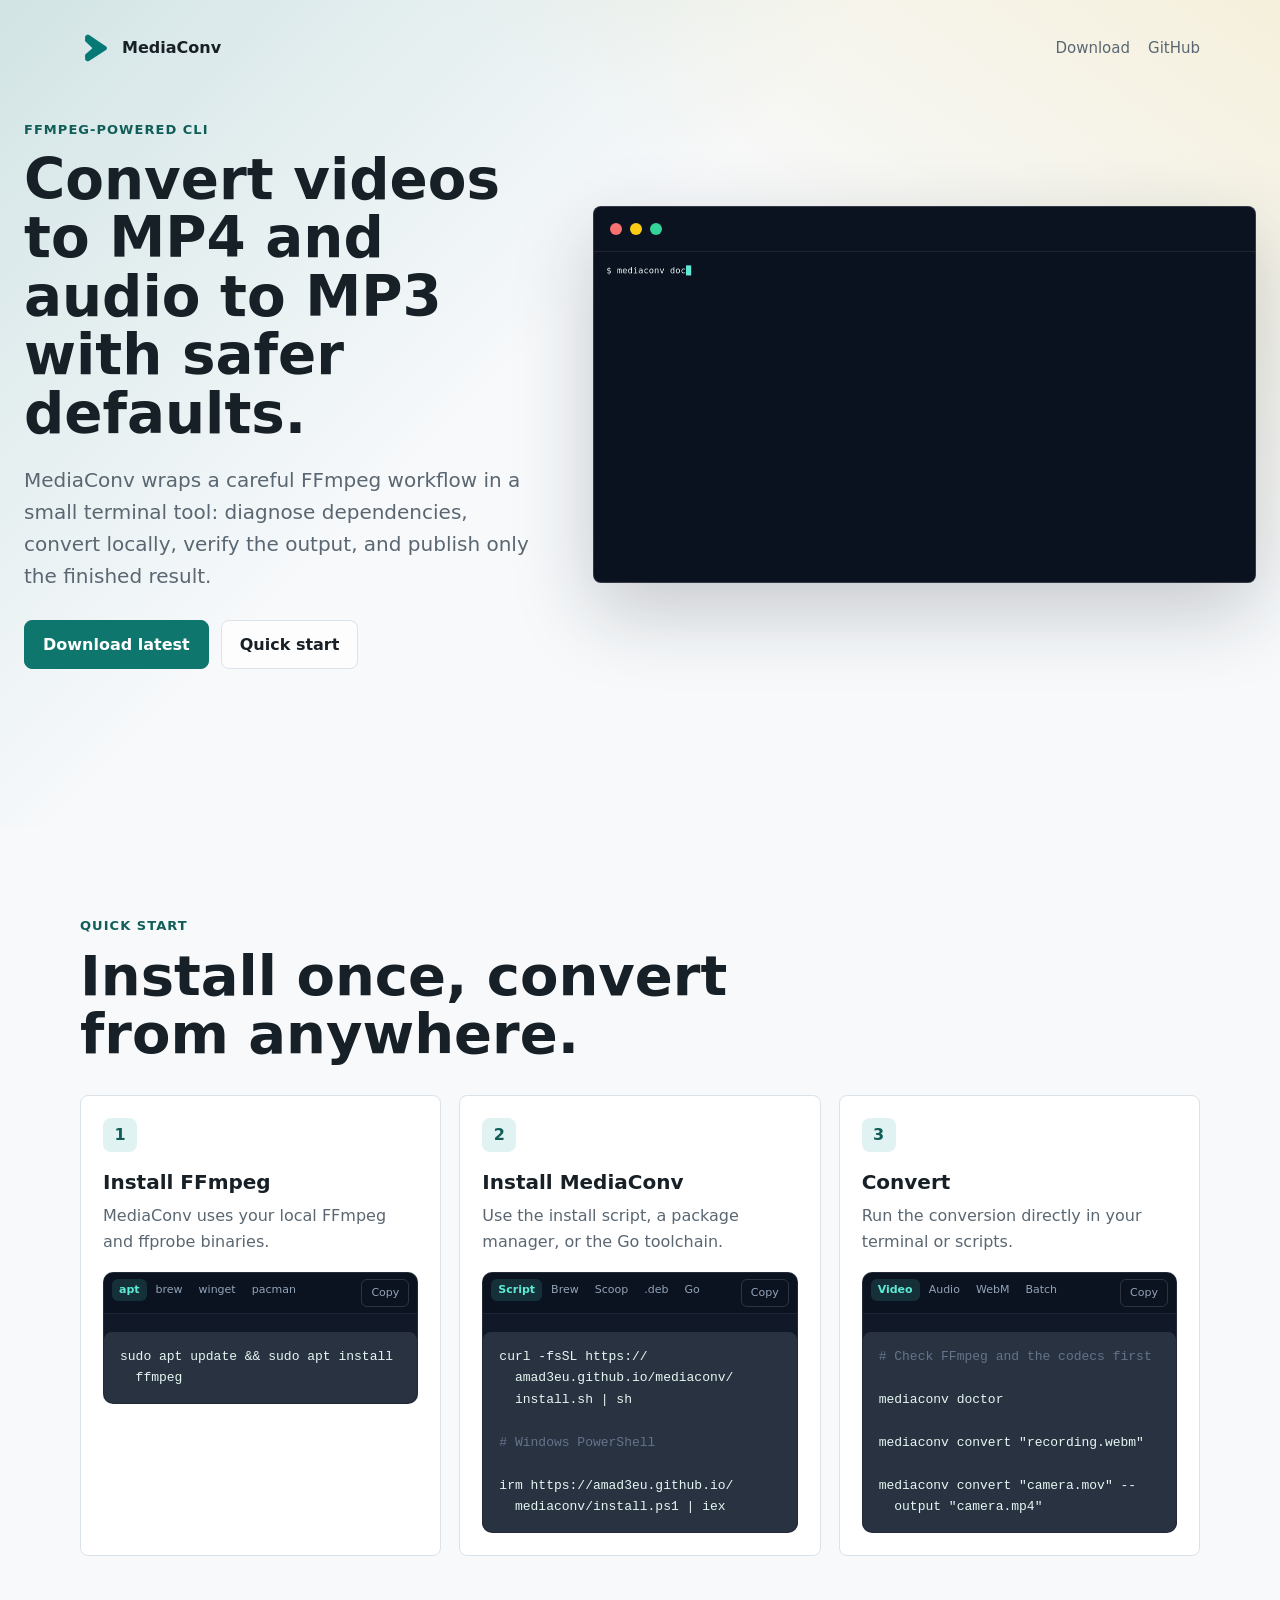
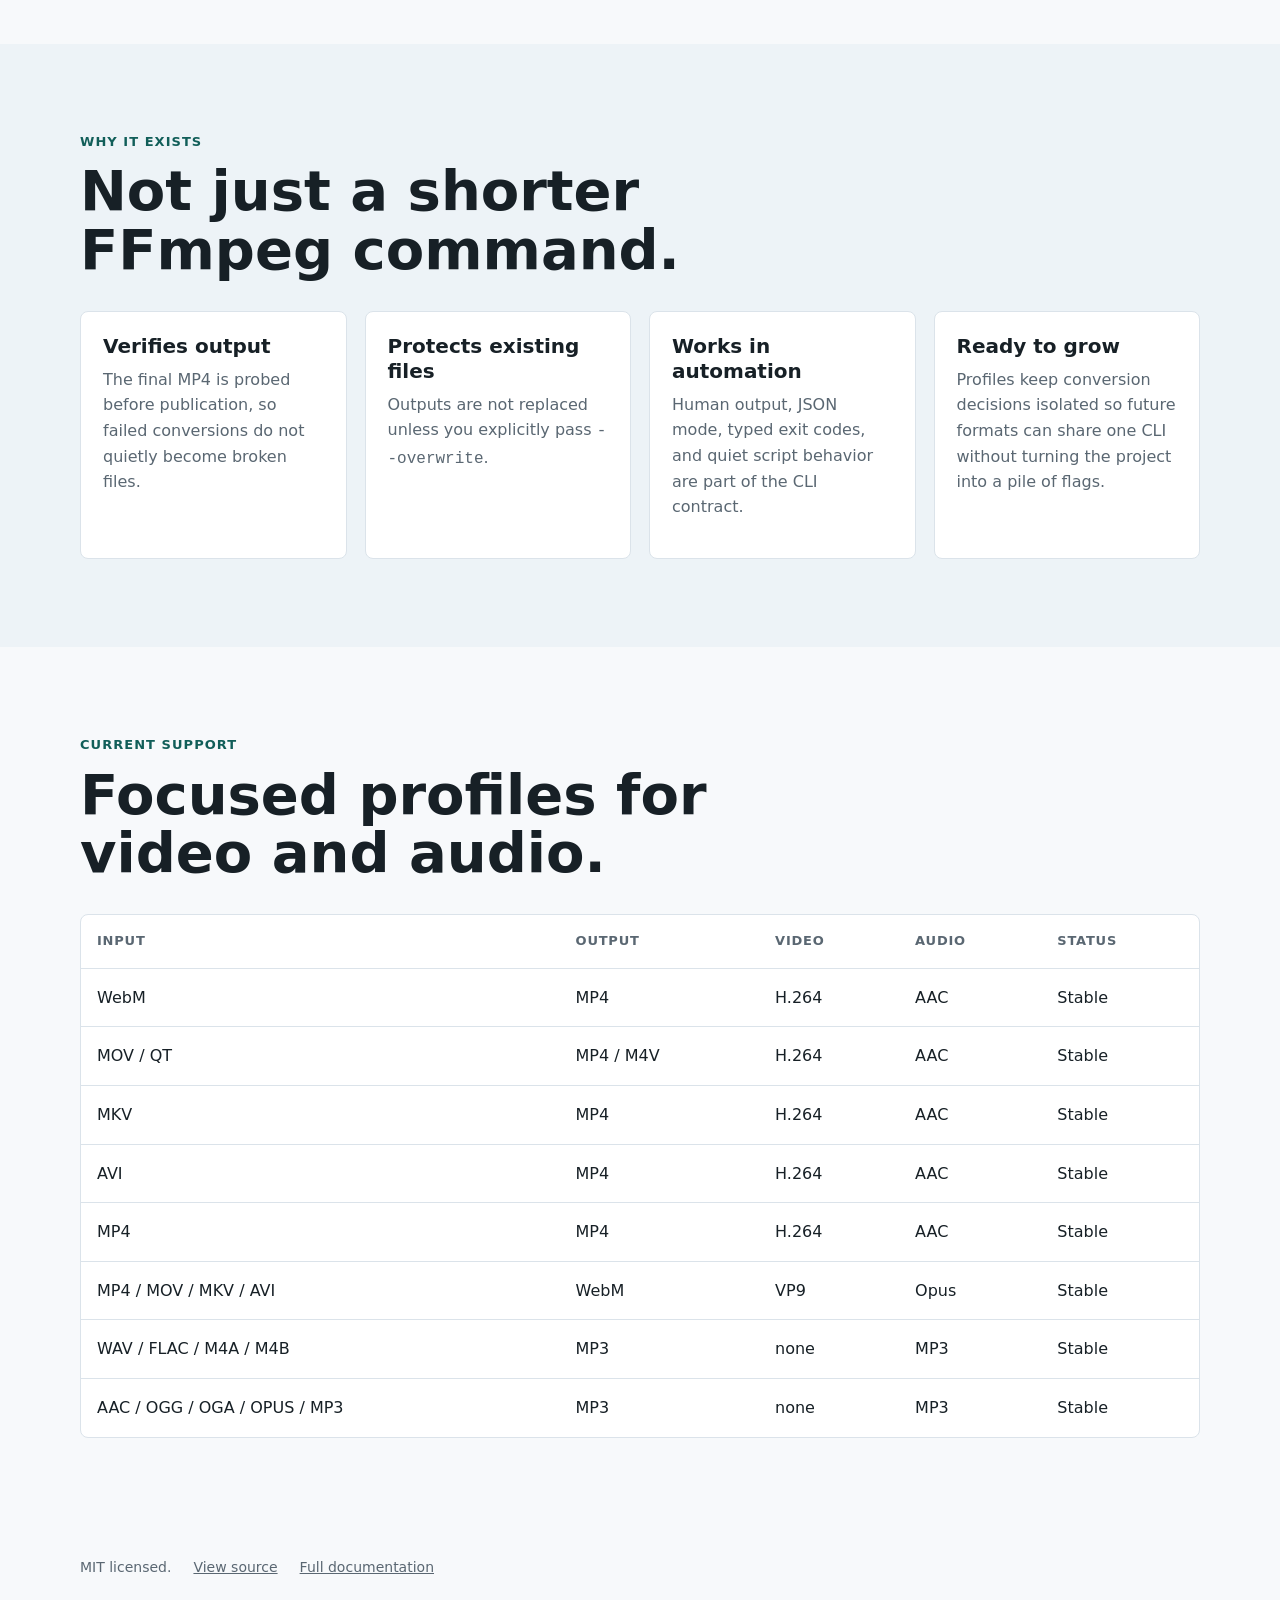
<file: site/index.html>
<!DOCTYPE html>
<html lang="en">
  <head>
    <meta charset="utf-8">
    <meta name="viewport" content="width=device-width, initial-scale=1">
    <meta
      name="description"
      content="MediaConv is a safe command-line media converter powered by FFmpeg."
    >
    <title>MediaConv</title>
    <link rel="icon" href="./favicon.png" sizes="32x32" type="image/png">
    <link rel="apple-touch-icon" href="./apple-touch-icon.png">
    <meta property="og:title" content="MediaConv">
    <meta
      property="og:description"
      content="MediaConv is a safe command-line media converter powered by FFmpeg."
    >
    <meta
      property="og:image"
      content="https://amad3eu.github.io/mediaconv/brand/banner.png"
    >
    <meta property="og:type" content="website">
    <meta property="og:url" content="https://amad3eu.github.io/mediaconv/">
    <meta name="twitter:card" content="summary_large_image">
    <link rel="stylesheet" href="./styles.css">
  </head>
  <body>
    <header class="hero">
      <nav class="nav" aria-label="Primary navigation">
        <a class="brand" href="./" aria-label="MediaConv home">
          <img class="brand-mark" src="./brand/mark.png" width="512" height="512" alt="">
          <span>MediaConv</span>
        </a>
        <div class="nav-links">
          <a href="https://github.com/Amad3eu/mediaconv/releases/latest">
            Download
          </a>
          <a href="https://github.com/Amad3eu/mediaconv">GitHub</a>
        </div>
      </nav>

      <section class="hero-grid">
        <div class="hero-copy">
          <p class="eyebrow">FFmpeg-powered CLI</p>
          <h1>Convert videos to MP4 and audio to MP3 with safer defaults.</h1>
          <p class="lede">
            MediaConv wraps a careful FFmpeg workflow in a small terminal tool:
            diagnose dependencies, convert locally, verify the output, and publish
            only the finished result.
          </p>
          <div class="actions">
            <a
              class="button primary"
              href="https://github.com/Amad3eu/mediaconv/releases/latest"
            >
              Download latest
            </a>
            <a class="button secondary" href="#quick-start">Quick start</a>
          </div>
        </div>

        <section class="terminal-card" aria-label="Terminal recording">
          <div class="terminal-top">
            <span></span>
            <span></span>
            <span></span>
          </div>
          <img
            src="./demo.gif"
            width="1280"
            height="440"
            alt="MediaConv in a terminal: doctor reports every required FFmpeg
              codec as available, a WebM file is converted to MP4 with live
              progress, a second conversion refuses to replace the existing
              output, and a folder of WAV files is batch converted to MP3."
          >
        </section>
      </section>
    </header>

    <main>
      <section class="band" id="quick-start">
        <div class="section-head">
          <p class="eyebrow">Quick start</p>
          <h2>Install once, convert from anywhere.</h2>
        </div>
        <div class="steps">
          <article>
            <span class="step-number">1</span>
            <h3>Install FFmpeg</h3>
            <p>MediaConv uses your local FFmpeg and ffprobe binaries.</p>
            <div class="snippet" data-snippet>
              <div class="snippet-bar">
                <div class="snippet-tabs" role="tablist" aria-label="Operating system">
                  <button class="snippet-tab" type="button" role="tab" aria-selected="true" data-panel="apt">apt</button>
                  <button class="snippet-tab" type="button" role="tab" aria-selected="false" data-panel="brew">brew</button>
                  <button class="snippet-tab" type="button" role="tab" aria-selected="false" data-panel="winget">winget</button>
                  <button class="snippet-tab" type="button" role="tab" aria-selected="false" data-panel="pacman">pacman</button>
                </div>
                <button class="snippet-copy" type="button" aria-label="Copy command">Copy</button>
              </div>
              <pre data-panel="apt"><code><span class="cmd">sudo apt update &amp;&amp; sudo apt install ffmpeg</span></code></pre>
              <pre data-panel="brew"><code><span class="cmd">brew install ffmpeg</span></code></pre>
              <pre data-panel="winget"><code><span class="cmd">winget install --id Gyan.FFmpeg --exact --source winget</span></code></pre>
              <pre data-panel="pacman"><code><span class="cmd">sudo pacman -S ffmpeg</span></code></pre>
            </div>
          </article>

          <article>
            <span class="step-number">2</span>
            <h3>Install MediaConv</h3>
            <p>Use the install script, a package manager, or the Go toolchain.</p>
            <div class="snippet" data-snippet>
              <div class="snippet-bar">
                <div class="snippet-tabs" role="tablist" aria-label="Installation method">
                  <button class="snippet-tab" type="button" role="tab" aria-selected="true" data-panel="script">Script</button>
                  <button class="snippet-tab" type="button" role="tab" aria-selected="false" data-panel="homebrew">Brew</button>
                  <button class="snippet-tab" type="button" role="tab" aria-selected="false" data-panel="scoop">Scoop</button>
                  <button class="snippet-tab" type="button" role="tab" aria-selected="false" data-panel="deb">.deb</button>
                  <button class="snippet-tab" type="button" role="tab" aria-selected="false" data-panel="go">Go</button>
                </div>
                <button class="snippet-copy" type="button" aria-label="Copy command">Copy</button>
              </div>
              <pre data-panel="script"><code><span class="cmd">curl -fsSL https://<wbr>amad3eu.github.io/<wbr>mediaconv/<wbr>install.sh | sh</span>
<span class="comment"># Windows PowerShell</span>
<span class="cmd">irm https://<wbr>amad3eu.github.io/<wbr>mediaconv/<wbr>install.ps1 | iex</span></code></pre>
              <pre data-panel="homebrew"><code><span class="cmd">brew install --cask Amad3eu/tap/mediaconv</span></code></pre>
              <pre data-panel="scoop"><code><span class="cmd">scoop bucket add amad3eu https://<wbr>github.com/<wbr>Amad3eu/<wbr>scoop-bucket</span>
<span class="cmd">scoop install amad3eu/mediaconv</span></code></pre>
              <pre data-panel="deb"><code><span class="cmd">sudo apt install ./<wbr>mediaconv_0.5.0_linux_amd64.deb</span></code></pre>
              <pre data-panel="go"><code><span class="cmd">go install github.com/<wbr>Amad3eu/<wbr>mediaconv/<wbr>cmd/<wbr>mediaconv@latest</span></code></pre>
            </div>
          </article>

          <article>
            <span class="step-number">3</span>
            <h3>Convert</h3>
            <p>Run the conversion directly in your terminal or scripts.</p>
            <div class="snippet" data-snippet>
              <div class="snippet-bar">
                <div class="snippet-tabs" role="tablist" aria-label="Conversion">
                  <button class="snippet-tab" type="button" role="tab" aria-selected="true" data-panel="video">Video</button>
                  <button class="snippet-tab" type="button" role="tab" aria-selected="false" data-panel="audio">Audio</button>
                  <button class="snippet-tab" type="button" role="tab" aria-selected="false" data-panel="webm">WebM</button>
                  <button class="snippet-tab" type="button" role="tab" aria-selected="false" data-panel="batch">Batch</button>
                </div>
                <button class="snippet-copy" type="button" aria-label="Copy command">Copy</button>
              </div>
              <pre data-panel="video"><code><span class="comment"># Check FFmpeg and the codecs first</span>
<span class="cmd">mediaconv doctor</span>
<span class="cmd">mediaconv convert "recording.webm"</span>
<span class="cmd">mediaconv convert "camera.mov" --output "camera.mp4"</span></code></pre>
              <pre data-panel="audio"><code><span class="cmd">mediaconv convert "song.wav" --to mp3</span>
<span class="cmd">mediaconv convert "audiobook.m4b" --to mp3</span></code></pre>
              <pre data-panel="webm"><code><span class="comment"># Royalty-free VP9 and Opus</span>
<span class="cmd">mediaconv convert "clip.mp4" --to webm</span></code></pre>
              <pre data-panel="batch"><code><span class="comment"># Four files at a time</span>
<span class="cmd">mediaconv batch "./<wbr>recordings" --to mp4 --jobs 4</span>
<span class="cmd">mediaconv batch "./<wbr>audio" --to mp3 --output-dir "./<wbr>converted"</span></code></pre>
            </div>
          </article>
        </div>
      </section>

      <section class="band muted">
        <div class="section-head">
          <p class="eyebrow">Why it exists</p>
          <h2>Not just a shorter FFmpeg command.</h2>
        </div>
        <div class="features">
          <article>
            <h3>Verifies output</h3>
            <p>
              The final MP4 is probed before publication, so failed conversions
              do not quietly become broken files.
            </p>
          </article>
          <article>
            <h3>Protects existing files</h3>
            <p>
              Outputs are not replaced unless you explicitly pass
              <code>--overwrite</code>.
            </p>
          </article>
          <article>
            <h3>Works in automation</h3>
            <p>
              Human output, JSON mode, typed exit codes, and quiet script
              behavior are part of the CLI contract.
            </p>
          </article>
          <article>
            <h3>Ready to grow</h3>
            <p>
              Profiles keep conversion decisions isolated so future formats can
              share one CLI without turning the project into a pile of flags.
            </p>
          </article>
        </div>
      </section>

      <section class="band">
        <div class="section-head">
          <p class="eyebrow">Current support</p>
          <h2>Focused profiles for video and audio.</h2>
        </div>
        <section class="support-table" aria-label="Supported formats">
          <table>
            <thead>
              <tr>
                <th>Input</th>
                <th>Output</th>
                <th>Video</th>
                <th>Audio</th>
                <th>Status</th>
              </tr>
            </thead>
            <tbody>
              <tr>
                <td>WebM</td>
                <td>MP4</td>
                <td>H.264</td>
                <td>AAC</td>
                <td>Stable</td>
              </tr>
              <tr>
                <td>MOV / QT</td>
                <td>MP4 / M4V</td>
                <td>H.264</td>
                <td>AAC</td>
                <td>Stable</td>
              </tr>
              <tr>
                <td>MKV</td>
                <td>MP4</td>
                <td>H.264</td>
                <td>AAC</td>
                <td>Stable</td>
              </tr>
              <tr>
                <td>AVI</td>
                <td>MP4</td>
                <td>H.264</td>
                <td>AAC</td>
                <td>Stable</td>
              </tr>
              <tr>
                <td>MP4</td>
                <td>MP4</td>
                <td>H.264</td>
                <td>AAC</td>
                <td>Stable</td>
              </tr>
              <tr>
                <td>MP4 / MOV / MKV / AVI</td>
                <td>WebM</td>
                <td>VP9</td>
                <td>Opus</td>
                <td>Stable</td>
              </tr>
              <tr>
                <td>WAV / FLAC / M4A / M4B</td>
                <td>MP3</td>
                <td>none</td>
                <td>MP3</td>
                <td>Stable</td>
              </tr>
              <tr>
                <td>AAC / OGG / OGA / OPUS / MP3</td>
                <td>MP3</td>
                <td>none</td>
                <td>MP3</td>
                <td>Stable</td>
              </tr>
            </tbody>
          </table>
        </section>
      </section>
    </main>

    <footer class="footer">
      <span>MIT licensed.</span>
      <a href="https://github.com/Amad3eu/mediaconv">View source</a>
      <a href="https://github.com/Amad3eu/mediaconv/blob/main/README.md">
        Full documentation
      </a>
    </footer>
    <script src="./snippets.js" defer></script>
  </body>
</html>
</file>
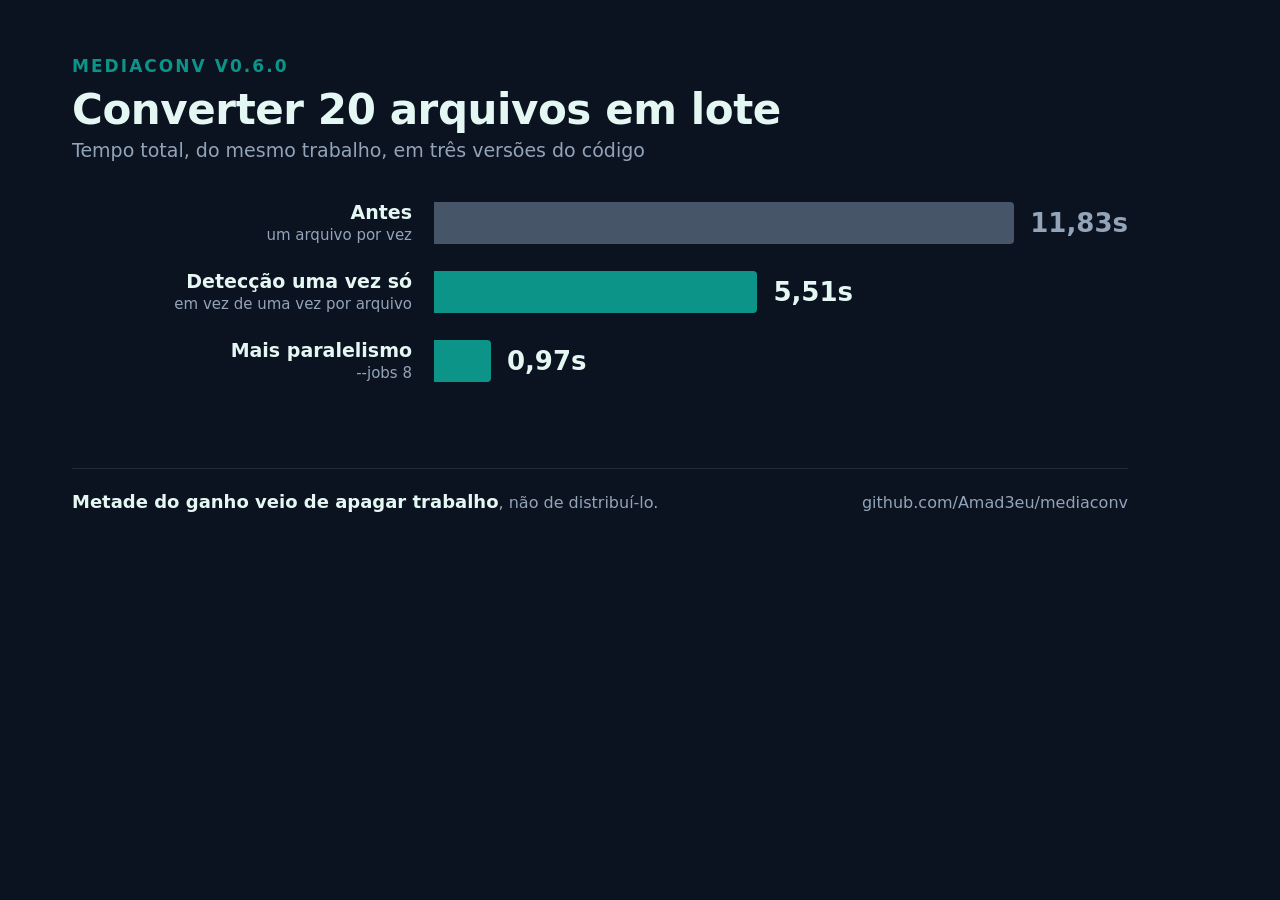
<file: docs/benchmark/v060.html>
<!DOCTYPE html>
<html lang="pt-BR">
  <head>
    <!--
      Fonte do gráfico publicado em site/benchmark-v060.png.
      Regenerado com um navegador headless em 1200x556; veja o README ao lado
      para o comando e para a procedência dos números.
    -->
    <meta charset="utf-8">
    <style>
      :root {
        --surface: #0b1220;
        --ink: #e5f7f3;
        --muted: #93a4b8;
        --teal: #0d9488;
        --baseline: #475569;
      }
      * { box-sizing: border-box; }
      body {
        margin: 0;
        width: 1200px;
        height: 556px;
        padding: 56px 72px 44px;
        background: var(--surface);
        color: var(--ink);
        font-family: "DejaVu Sans", system-ui, sans-serif;
        display: flex;
        flex-direction: column;
      }
      .eyebrow {
        margin: 0 0 10px;
        color: var(--teal);
        font-size: 17px;
        font-weight: 700;
        letter-spacing: 0.12em;
        text-transform: uppercase;
      }
      h1 { margin: 0 0 6px; font-size: 42px; line-height: 1.12; letter-spacing: -0.01em; }
      .sub { margin: 0 0 40px; color: var(--muted); font-size: 19px; }

      .rows { display: flex; flex-direction: column; gap: 26px; }
      .row { display: grid; grid-template-columns: 340px 1fr; align-items: center; gap: 22px; }
      .label { text-align: right; }
      .label b { display: block; font-size: 19px; font-weight: 600; }
      .label span { display: block; margin-top: 3px; color: var(--muted); font-size: 15px; }

      .track { display: flex; align-items: center; gap: 16px; }
      /* 4px rounded data-end, anchored to the baseline at the left. */
      .bar {
        height: 42px;
        border-radius: 0 4px 4px 0;
        background: var(--teal);
      }
      .row.is-baseline .bar { background: var(--baseline); }
      .value { font-size: 26px; font-weight: 700; white-space: nowrap; }
      .row.is-baseline .value { color: var(--muted); }

      .foot {
        margin-top: auto;
        padding-top: 22px;
        border-top: 1px solid rgba(255, 255, 255, 0.1);
        display: flex;
        justify-content: space-between;
        align-items: baseline;
        color: var(--muted);
        font-size: 16px;
      }
      .foot strong { color: var(--ink); font-size: 18px; }
    </style>
  </head>
  <body>
    <p class="eyebrow">MediaConv v0.6.0</p>
    <h1>Converter 20 arquivos em lote</h1>
    <p class="sub">Tempo total, do mesmo trabalho, em três versões do código</p>

    <div class="rows">
      <div class="row is-baseline">
        <div class="label">
          <b>Antes</b>
          <span>um arquivo por vez</span>
        </div>
        <div class="track">
          <div class="bar" style="width: 100%"></div>
          <div class="value">11,83s</div>
        </div>
      </div>

      <div class="row">
        <div class="label">
          <b>Detecção uma vez só</b>
          <span>em vez de uma vez por arquivo</span>
        </div>
        <div class="track">
          <div class="bar" style="width: 46.6%"></div>
          <div class="value">5,51s</div>
        </div>
      </div>

      <div class="row">
        <div class="label">
          <b>Mais paralelismo</b>
          <span>--jobs 8</span>
        </div>
        <div class="track">
          <div class="bar" style="width: 8.2%"></div>
          <div class="value">0,97s</div>
        </div>
      </div>
    </div>

    <div class="foot">
      <span><strong>Metade do ganho veio de apagar trabalho</strong>, não de distribuí-lo.</span>
      <span>github.com/Amad3eu/mediaconv</span>
    </div>
  </body>
</html>
</file>
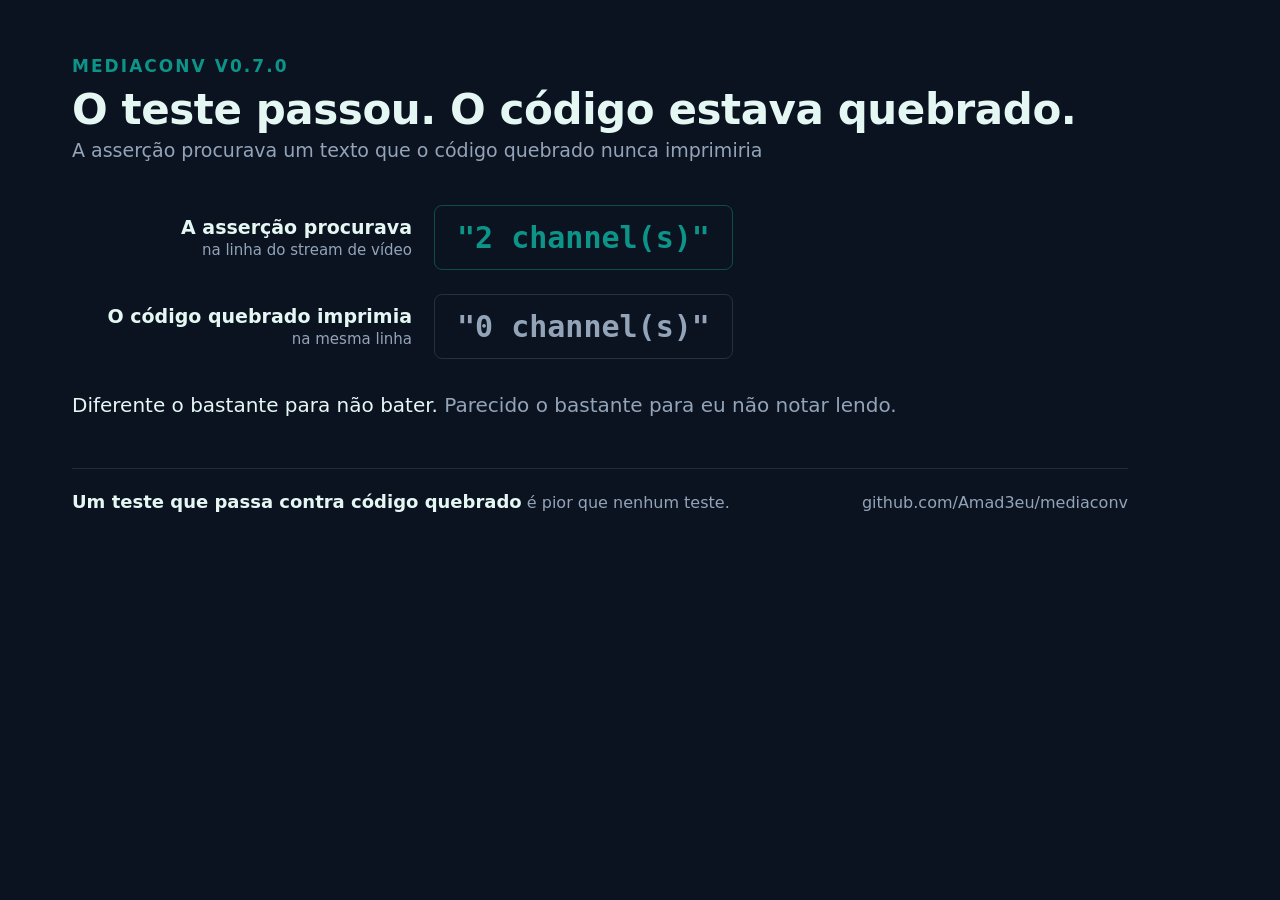
<file: docs/cards/verificacao-v070.html>
<!DOCTYPE html>
<html lang="pt-BR">
  <head>
    <!--
      Fonte do card publicado em site/card-verificacao-v070.png.
      Regenerado com um navegador headless em 1200x556; veja o README ao lado
      para o comando e para a procedência do que o card afirma.

      Os tokens abaixo são os mesmos de docs/benchmark/v060.html, que por sua
      vez são os de site/styles.css. Veja docs/BRAND.md.
    -->
    <meta charset="utf-8">
    <style>
      :root {
        --surface: #0b1220;
        --ink: #e5f7f3;
        --muted: #93a4b8;
        --teal: #0d9488;
        --baseline: #475569;
      }
      * { box-sizing: border-box; }
      body {
        margin: 0;
        width: 1200px;
        height: 556px;
        padding: 56px 72px 44px;
        background: var(--surface);
        color: var(--ink);
        font-family: "DejaVu Sans", system-ui, sans-serif;
        display: flex;
        flex-direction: column;
      }
      .eyebrow {
        margin: 0 0 10px;
        color: var(--teal);
        font-size: 17px;
        font-weight: 700;
        letter-spacing: 0.12em;
        text-transform: uppercase;
      }
      h1 { margin: 0 0 6px; font-size: 42px; line-height: 1.12; letter-spacing: -0.01em; }
      .sub { margin: 0 0 44px; color: var(--muted); font-size: 19px; }

      .rows { display: flex; flex-direction: column; gap: 24px; }
      /* Same two-column grid as the benchmark chart: a right-aligned label
         column, then the data. Here the data is the string itself. */
      .row { display: grid; grid-template-columns: 340px 1fr; align-items: center; gap: 22px; }
      .label { text-align: right; }
      .label b { display: block; font-size: 19px; font-weight: 600; }
      .label span { display: block; margin-top: 3px; color: var(--muted); font-size: 15px; }

      .code {
        font-family: "DejaVu Sans Mono", ui-monospace, monospace;
        font-size: 30px;
        font-weight: 700;
        padding: 14px 22px;
        border-radius: 8px;
        justify-self: start;
        border: 1px solid rgba(255, 255, 255, 0.12);
      }
      /* Teal is what the test demanded; the gray is what broken code produced,
         matching the baseline bar in the benchmark chart. */
      .wanted { color: var(--teal); border-color: rgba(13, 148, 136, 0.45); }
      .got { color: var(--muted); }

      .note {
        margin: 34px 0 0;
        font-size: 20px;
        color: var(--ink);
      }
      .note span { color: var(--muted); }

      .foot {
        margin-top: auto;
        padding-top: 22px;
        border-top: 1px solid rgba(255, 255, 255, 0.1);
        display: flex;
        justify-content: space-between;
        align-items: baseline;
        color: var(--muted);
        font-size: 16px;
      }
      .foot strong { color: var(--ink); font-size: 18px; }
    </style>
  </head>
  <body>
    <p class="eyebrow">MediaConv v0.7.0</p>
    <h1>O teste passou. O código estava quebrado.</h1>
    <p class="sub">A asserção procurava um texto que o código quebrado nunca imprimiria</p>

    <div class="rows">
      <div class="row">
        <div class="label">
          <b>A asserção procurava</b>
          <span>na linha do stream de vídeo</span>
        </div>
        <div class="code wanted">"2 channel(s)"</div>
      </div>

      <div class="row">
        <div class="label">
          <b>O código quebrado imprimia</b>
          <span>na mesma linha</span>
        </div>
        <div class="code got">"0 channel(s)"</div>
      </div>
    </div>

    <p class="note">
      Diferente o bastante para não bater.
      <span>Parecido o bastante para eu não notar lendo.</span>
    </p>

    <div class="foot">
      <span><strong>Um teste que passa contra código quebrado</strong> é pior que nenhum teste.</span>
      <span>github.com/Amad3eu/mediaconv</span>
    </div>
  </body>
</html>
</file>
<file: site/styles.css>
:root {
  color-scheme: light;
  --ink: #172026;
  --muted: #5a6772;
  --line: #dbe3ea;
  --page: #f7f9fb;
  --panel: #ffffff;
  --soft: #edf3f7;
  --accent: #0f766e;
  --accent-strong: #115e59;
  --code: #111827;
  --code-line: #293241;
}

* {
  box-sizing: border-box;
}

body {
  margin: 0;
  background: var(--page);
  color: var(--ink);
  font-family:
    Inter, ui-sans-serif, system-ui, -apple-system, BlinkMacSystemFont, "Segoe UI",
    sans-serif;
  line-height: 1.6;
}

a {
  color: inherit;
}

code,
pre {
  font-family:
    "SFMono-Regular", Consolas, "Liberation Mono", Menlo, monospace;
}

.hero {
  min-height: 92vh;
  padding: 24px;
  background:
    linear-gradient(135deg, rgba(15, 118, 110, 0.16), transparent 42%),
    linear-gradient(215deg, rgba(234, 179, 8, 0.13), transparent 35%),
    var(--page);
}

.nav,
.hero-grid,
.band,
.footer {
  width: min(1120px, calc(100vw - 32px));
  margin: 0 auto;
}

.hero-grid {
  width: min(1280px, calc(100vw - 48px));
}

.nav {
  display: flex;
  align-items: center;
  justify-content: space-between;
  gap: 24px;
  padding: 8px 0 56px;
}

.brand,
.nav-links,
.actions,
.footer {
  display: flex;
  align-items: center;
}

.brand {
  gap: 10px;
  text-decoration: none;
  font-weight: 800;
}

.brand-mark {
  display: block;
  width: 32px;
  height: auto;
}

.nav-links {
  gap: 18px;
  color: var(--muted);
  font-size: 15px;
}

.nav-links a {
  text-decoration: none;
}

.hero-grid {
  display: grid;
  grid-template-columns: minmax(0, 0.88fr) minmax(520px, 1.12fr);
  gap: 48px;
  align-items: center;
}

.eyebrow {
  margin: 0 0 10px;
  color: var(--accent-strong);
  font-size: 13px;
  font-weight: 800;
  letter-spacing: 0.08em;
  text-transform: uppercase;
}

h1,
h2,
h3,
p {
  margin-top: 0;
}

h1 {
  max-width: 720px;
  margin-bottom: 20px;
  font-size: clamp(40px, 4.4vw, 64px);
  line-height: 1.04;
  letter-spacing: 0;
}

h2 {
  margin-bottom: 14px;
  font-size: clamp(32px, 5vw, 56px);
  line-height: 1.04;
  letter-spacing: 0;
}

h3 {
  margin-bottom: 8px;
  font-size: 20px;
  line-height: 1.25;
}

.lede {
  max-width: 680px;
  color: var(--muted);
  font-size: 20px;
}

.actions {
  flex-wrap: wrap;
  gap: 12px;
  margin-top: 28px;
}

.button {
  display: inline-flex;
  min-height: 46px;
  align-items: center;
  justify-content: center;
  border: 1px solid var(--line);
  border-radius: 8px;
  padding: 11px 18px;
  text-decoration: none;
  font-weight: 750;
}

.button.primary {
  border-color: var(--accent);
  background: var(--accent);
  color: #ffffff;
}

.button.secondary {
  background: rgba(255, 255, 255, 0.76);
  color: var(--ink);
}

.terminal-card {
  overflow: hidden;
  border: 1px solid rgba(255, 255, 255, 0.14);
  border-radius: 8px;
  background: var(--code);
  box-shadow: 0 28px 80px rgba(23, 32, 38, 0.22);
}

.terminal-top {
  display: flex;
  gap: 8px;
  padding: 16px;
  border-bottom: 1px solid rgba(255, 255, 255, 0.08);
  background: #0b1220;
}

.terminal-top span {
  width: 12px;
  height: 12px;
  border-radius: 999px;
  background: #f87171;
}

.terminal-top span:nth-child(2) {
  background: #facc15;
}

.terminal-top span:nth-child(3) {
  background: #34d399;
}

.terminal-card img {
  display: block;
  width: 100%;
  height: auto;
}

pre {
  overflow-x: auto;
  margin: 0;
  padding: 24px;
  color: #d5f3ec;
  font-size: 15px;
  line-height: 1.7;
}

.band {
  padding: 88px 0;
}

.muted {
  width: 100%;
  max-width: none;
  padding-right: max(16px, calc((100vw - 1120px) / 2));
  padding-left: max(16px, calc((100vw - 1120px) / 2));
  background: var(--soft);
}

.section-head {
  max-width: 720px;
  margin-bottom: 32px;
}

.section-head p:last-child {
  color: var(--muted);
}

.steps,
.features {
  display: grid;
  grid-template-columns: repeat(3, minmax(0, 1fr));
  gap: 18px;
}

.features {
  grid-template-columns: repeat(4, minmax(0, 1fr));
}

article {
  min-width: 0;
  border: 1px solid var(--line);
  border-radius: 8px;
  padding: 22px;
  background: var(--panel);
}

article p {
  color: var(--muted);
}

article pre {
  margin-top: 18px;
  border-radius: 8px;
  background: var(--code-line);
  color: #e5f7f3;
  font-size: 13px;
  line-height: 1.55;
}

.step-number {
  display: grid;
  width: 34px;
  height: 34px;
  margin-bottom: 18px;
  place-items: center;
  border-radius: 8px;
  background: #e0f2f1;
  color: var(--accent-strong);
  font-weight: 800;
}

.support-table {
  overflow-x: auto;
  border: 1px solid var(--line);
  border-radius: 8px;
  background: var(--panel);
}

table {
  width: 100%;
  min-width: 680px;
  border-collapse: collapse;
}

th,
td {
  padding: 16px;
  border-bottom: 1px solid var(--line);
  text-align: left;
}

th {
  color: var(--muted);
  font-size: 13px;
  letter-spacing: 0.06em;
  text-transform: uppercase;
}

tr:last-child td {
  border-bottom: 0;
}

.footer {
  flex-wrap: wrap;
  gap: 14px 22px;
  padding: 30px 0 46px;
  color: var(--muted);
  font-size: 14px;
}

@media (max-width: 860px) {
  .hero {
    min-height: auto;
  }

  .nav {
    padding-bottom: 38px;
  }

  .hero-grid,
  .steps,
  .features {
    grid-template-columns: 1fr;
  }

  .terminal-card {
    max-width: 100%;
  }

  h1 {
    font-size: clamp(42px, 14vw, 68px);
  }

  .band {
    padding: 64px 0;
  }
}

@media (max-width: 560px) {
  .hero {
    padding: 18px 0 0;
  }

  .nav,
  .hero-grid,
  .band,
  .footer {
    width: min(100% - 28px, 1120px);
  }

  .nav {
    align-items: flex-start;
  }

  .nav-links {
    flex-direction: column;
    align-items: flex-end;
    gap: 8px;
  }

  .lede {
    font-size: 18px;
  }

  .button {
    width: 100%;
  }
}

/* Quick start snippets ---------------------------------------------------- */

.snippet {
  position: relative;
  overflow: hidden;
  margin-top: 18px;
  border: 1px solid rgba(255, 255, 255, 0.08);
  border-radius: 10px;
  background: var(--code);
}

.snippet-bar {
  display: flex;
  align-items: flex-start;
  gap: 8px;
  padding: 6px 8px;
  border-bottom: 1px solid rgba(255, 255, 255, 0.08);
  background: #0b1220;
}

.snippet-tabs {
  display: flex;
  flex: 1;
  flex-wrap: wrap;
  gap: 2px;
  min-width: 0;
}

.snippet-tab {
  padding: 4px 7px;
  border: 0;
  border-radius: 6px;
  background: transparent;
  color: #93a4b8;
  font: inherit;
  font-size: 11px;
  line-height: 1.2;
  white-space: nowrap;
  cursor: pointer;
}

.snippet-tab:hover {
  color: #d5f3ec;
}

.snippet-tab[aria-selected="true"] {
  background: rgba(94, 234, 212, 0.14);
  color: #5eead4;
  font-weight: 600;
}

.snippet-tab:focus-visible,
.snippet-copy:focus-visible {
  outline: 2px solid #5eead4;
  outline-offset: 1px;
}

.snippet-copy {
  flex: none;
  padding: 4px 9px;
  border: 1px solid rgba(255, 255, 255, 0.14);
  border-radius: 6px;
  background: transparent;
  color: #93a4b8;
  font: inherit;
  font-size: 11px;
  cursor: pointer;
}

.snippet-copy:hover {
  border-color: rgba(94, 234, 212, 0.4);
  color: #5eead4;
}

.snippet-copy.is-copied {
  border-color: #34d399;
  color: #34d399;
}

/* The whole command has to be readable. Wrapping beats a horizontal scrollbar
   that hides the end of a curl URL, and the hanging indent keeps a wrapped
   line from reading as a second command. */
.snippet pre {
  padding: 14px 16px;
  font-size: 13px;
  line-height: 1.65;
  overflow-x: visible;
  white-space: pre-wrap;
  overflow-wrap: anywhere;
}

.snippet .cmd,
.snippet .comment {
  display: block;
  padding-left: 1.2em;
  text-indent: -1.2em;
}

.snippet .comment {
  color: #64748b;
}
</file>
